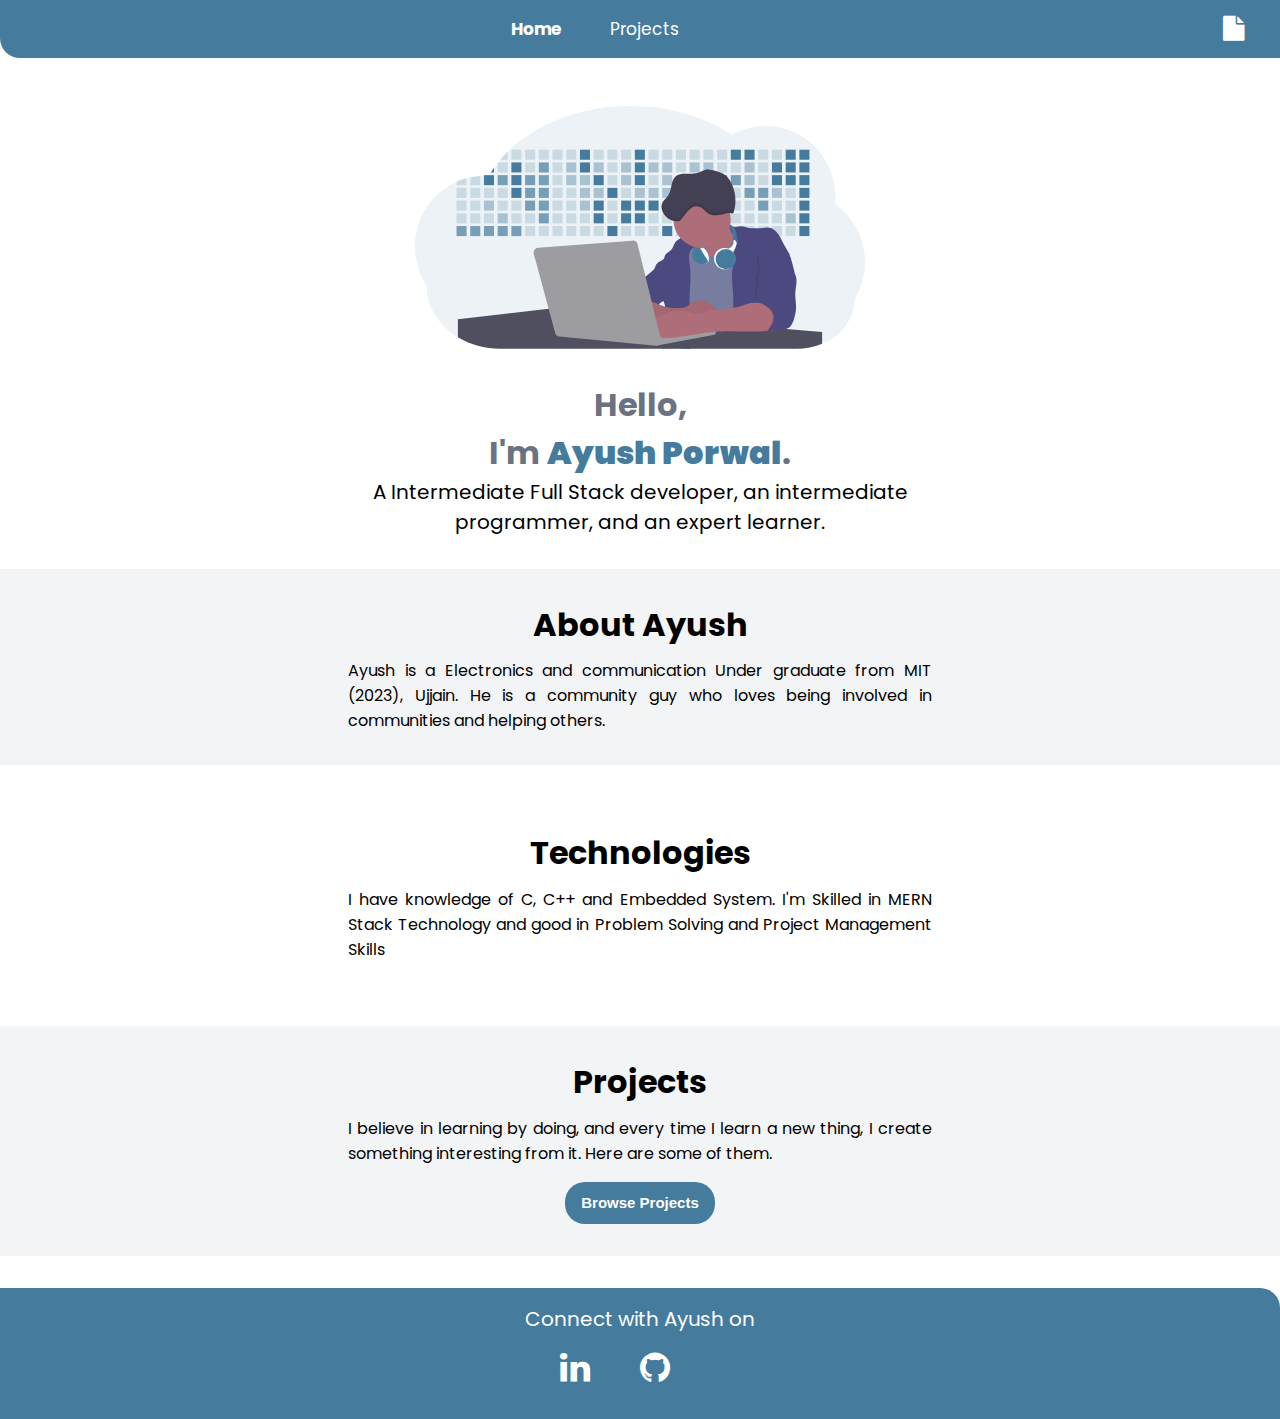
<file: index.html>
<html lang="en">

<head>
    <meta charset="UTF-8">
    <meta http-equiv="X-UA-Compatible" content="IE=edge">
    <meta name="viewport" content="width=device-width, initial-scale=1.0">
    <title>Home | Ayush7078</title>
    <link href="./style.css" rel="stylesheet">
    <link rel="stylesheet" href="https://cdnjs.cloudflare.com/ajax/libs/font-awesome/4.7.0/css/font-awesome.min.css" />
    <link rel="apple-touch-icon" sizes="180x180" href="./a.png">
    <link rel="icon" type="image/png" sizes="32x32" href="./a.png">
    <link rel="icon" type="image/png" sizes="16x16" href="./a.png">
    <link rel="manifest" href="./favicon/site.webmanifest">
</head>
<!-- <script>
                    function myFunction() {
                    var element = document.body;
                    element.classList.toggle("dark");
                    }
                </script> -->
    <div class="pagewrap">
        <nav class="nav-bar">
            <ul class="nav-list non-bulleted-list">
                <li><a class="links active" href="./index.html">Home</a></li>
                <li><a class="links" href="./projects.html">Projects</a></li>
                <li><a class="links" id="end" href="./New-AP-1.pdf"><i class="fa fa-file" style="margin-left: 5px;"></i></a></li>
<!--                 <button onclick="myFunction()" class="dark-mode"><a href="brightness.png" title="mode icons"></a></button> -->
            </ul>
        </nav>

        <div class="main">
            <header class="header container">
                <img class="header-img" src="./hero.svg" alt="header-image">
                <h1 class="header-heading">Hello,<br> I'm <span class="highlighted">Ayush Porwal</span>.</h1>
                <p class="header-text">A Intermediate Full Stack developer, an intermediate programmer, and an expert learner.</p>
            </header>

            <section class="sections slight-gray">
                <div class="container">
                    <h1>About Ayush</h1>
                    <p>Ayush is a Electronics and communication Under graduate from MIT (2023), Ujjain. He is a community guy who loves being involved in communities and helping others.</p>
                </div>
            </section>

            <section class="sections">
                <div class="container">
                    <h1>Technologies</h1>
                    <p>I have knowledge of C, C++ and Embedded System. I'm Skilled in MERN Stack Technology and good in Problem Solving and Project Management Skills</p>
                </div>
            </section>

            <section class="sections slight-gray">
                <div class="container">
                    <h1>Projects</h1>
                    <p>I believe in learning by doing, and every time I learn a new thing, I create something interesting from it. Here are some of them.</p>
                    <div style="text-align: center;"><a class="links" href="./projects.html"><button class="link-p btn">Browse Projects</button></a></div>
                </div>
            </section>
        </div>

        <footer class="footer">
            <div>Connect with Ayush on</div>
            <ul class="nav-list non-bulleted-list">
                <li>
                    <a class="links" href="https://linkedin.com/in/ayushporwal7078" target="_blank"><i class="fa fa-linkedin"></i></a>
                </li>
                <li>
                    <a class="links" href="https://github.com/ayushporwal7078" target="_blank"><i class="fa fa-github"></i></a>
                </li>
                <li>
                    <a class="links" href="https://leetcode.com/ayushporwal7078/" target="_blank"><i class="fa fa-leetcode"></i></a>
                </li>
            </ul>
        </footer>
    </div>
</body>

</html>
</file>
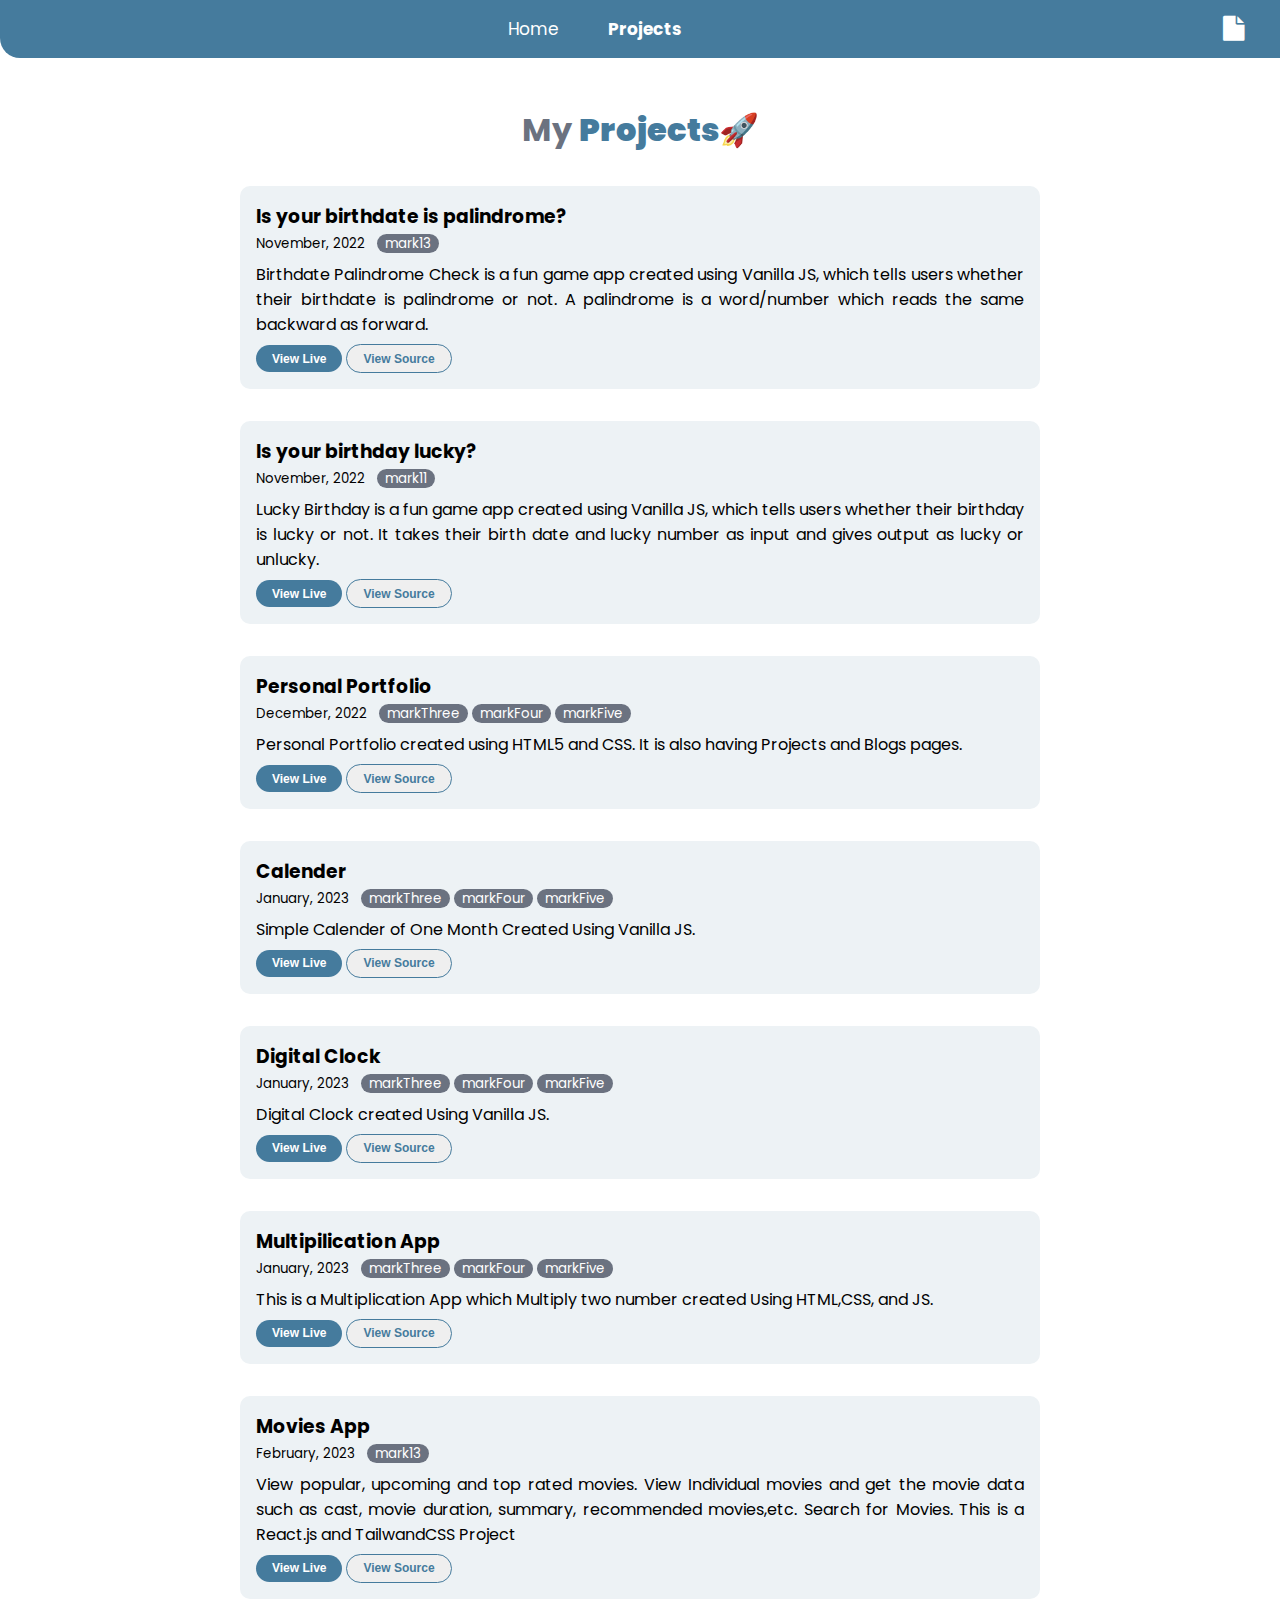
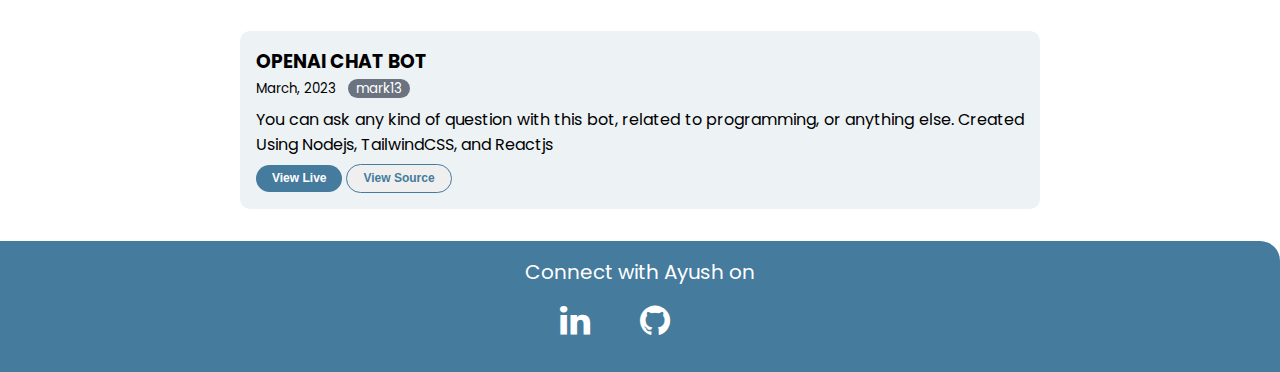
<file: projects.html>
<html lang="en">

<head>
    <meta charset="UTF-8">
    <meta http-equiv="X-UA-Compatible" content="IE=edge">
    <meta name="viewport" content="width=device-width, initial-scale=1.0">
    <title>Home | Ayush7078</title>
    <link href="./style.css" rel="stylesheet">
    <link rel="stylesheet" href="https://cdnjs.cloudflare.com/ajax/libs/font-awesome/4.7.0/css/font-awesome.min.css" />
    <link rel="apple-touch-icon" sizes="180x180" href="./a.png">
    <link rel="icon" type="image/png" sizes="32x32" href="./a.png">
    <link rel="icon" type="image/png" sizes="16x16" href="./a.png">
    <link rel="manifest" href="./favicon/site.webmanifest">
    <link rel="manifest" href="https://github.com/coreui/coreui.git">
</head>

<body>

    <div class="pagewrap">
        <nav class="nav-bar">
            <ul class="nav-list non-bulleted-list">
                <li><a class="links" href="./index.html">Home</a></li>
                <li><a class="links active" href="./projects.html">Projects</a></li>
                 <li><a class="links" id="end" href="./New-AP-1.pdf"><i class="fa fa-file" style="margin-left: 5px;"></i></a></li>
<!--                   <button onclick="myFunction()" class="dark-mode"><a href="brightness.png" title="mode icons"></a></button> -->
            </ul>
        </nav>
        <div class="main">
            <header class="header container">
                <h1 class="header-heading">My <span class="highlighted">Projects🚀</span></h1>
            </header>

            <section class="project-section">
                <div class="project-container project-div">
                    <h3>Is your birthdate is palindrome?</h3>
                    <small>November, 2022 &nbsp; <span>mark13</span></small>
                    <p>Birthdate Palindrome Check is a fun game app created using Vanilla JS, which tells users whether their birthdate is palindrome or not. A palindrome is a word/number which reads the same backward as forward.</p>
                    <a class="links" href="https://ayushporwalpalindrome.netlify.app" target="_blank"><button class="link-primary btn">View Live</button></a>
                    <a class="links" href="" target="_blank"><button class="link-secondary btn">View Source</button></a>
                </div>
            </section>

            <section class="project-section">
                <div class="project-container project-div">
                    <h3>Is your birthday lucky?</h3>
                    <small>November, 2022 &nbsp; <span>mark11</span></small>
                    <p>Lucky Birthday is a fun game app created using Vanilla JS, which tells users whether their birthday is lucky or not. It takes their birth date and lucky number as input and gives output as lucky or unlucky.</p>
                    <a class="links" href="https://luckypalindrome.netlify.app/" target="_blank"><button class="link-primary btn">View Live</button></a>
                    <a class="links" href="" target="_blank"><button class="link-secondary btn">View Source</button></a>
                </div>
            </section>

            <section class="project-section">
                <div class="project-container project-div">
                    <h3>Personal Portfolio</h3>
                    <small>December, 2022 &nbsp; <span>markThree</span> <span>markFour</span> <span>markFive</span></small>
                    <p>Personal Portfolio created using HTML5 and CSS. It is also having Projects and Blogs pages.</p>
                    <a class="links" href="https://ayushporwal7078.netlify.app" target="_blank"><button class="link-primary btn">View Live</button></a>
                    <a class="links" href="https://github.com/ayushporwal7078/Portfolio/tree/master" target="_blank"><button class="link-secondary btn">View Source</button></a>
                </div>
            </section>
            
             <section class="project-section">
                <div class="project-container project-div">
                    <h3>Calender</h3>
                    <small>January, 2023 &nbsp; <span>markThree</span> <span>markFour</span> <span>markFive</span></small>
                    <p>Simple Calender of One Month Created Using Vanilla JS.</p>
                    <a class="links" href="https://ayush7078calender.netlify.app" target="_blank"><button class="link-primary btn">View Live</button></a>
                    <a class="links" href="https://github.com/ayushporwal7078/Calender" target="_blank"><button class="link-secondary btn">View Source</button></a>
                </div>
            </section>
            
             <section class="project-section">
                <div class="project-container project-div">
                    <h3>Digital Clock</h3>
                    <small>January, 2023 &nbsp; <span>markThree</span> <span>markFour</span> <span>markFive</span></small>
                    <p>Digital Clock created Using Vanilla JS.</p>
                    <a class="links" href="ayush7078digitalclock.netlify.app" target="_blank"><button class="link-primary btn">View Live</button></a>
                    <a class="links" href="https://github.com/ayushporwal7078/Digital-Clock" target="_blank"><button class="link-secondary btn">View Source</button></a>
                </div>
            </section>

             <section class="project-section">
                <div class="project-container project-div">
                    <h3>Multipilication App</h3>
                    <small>January, 2023 &nbsp; <span>markThree</span> <span>markFour</span> <span>markFive</span></small>
                    <p>This is a Multiplication App which Multiply two number created Using HTML,CSS, and JS.</p>
                    <a class="links" href="https://ayush7078multiplicationapp.netlify.app/" target="_blank"><button class="link-primary btn">View Live</button></a>
                    <a class="links" href="https://github.com/ayushporwal7078/Multiplication" target="_blank"><button class="link-secondary btn">View Source</button></a>
                </div>
            </section>
            
             <section class="project-section">
                <div class="project-container project-div">
                    <h3>Movies App</h3>
                    <small>February, 2023 &nbsp; <span>mark13</span></small>
                    <p>View popular, upcoming and top rated movies. View Individual movies and get the movie data such as cast, movie duration, summary, recommended movies,etc. Search for Movies. This is a React.js and TailwandCSS Project</p>
                    <a class="links" href="https://ayush-movie-app.vercel.app/" target="_blank"><button class="link-primary btn">View Live</button></a>
                    <a class="links" href="https://github.com/ayushporwal7078/MyMovieApp" target="_blank"><button class="link-secondary btn">View Source</button></a>
                </div>
            </section>

             <section class="project-section">
                <div class="project-container project-div">
                    <h3>OPENAI CHAT BOT</h3>
                    <small>March, 2023 &nbsp; <span>mark13</span></small>
                    <p>You can ask any kind of question with this bot, related to programming, or anything else. Created Using Nodejs, TailwindCSS, and Reactjs</p>
                    <a class="links" href="https://chatgpt-mlg9.vercel.app/" target="_blank"><button class="link-primary btn">View Live</button></a>
                    <a class="links" href="https://github.com/ayushporwal7078/chatgpt" target="_blank"><button class="link-secondary btn">View Source</button></a>
                </div>
            </section>
            
        </div>

        <footer class="footer">
            <div>Connect with Ayush on</div>
            <ul class="nav-list non-bulleted-list">
                <li>
                    <a class="links" href="https://linkedin.com/in/ayushporwal7078" target="_blank"><i class="fa fa-linkedin"></i></a>
                </li>
                <li>
                    <a class="links" href="https://github.com/ayushporwal7078" target="_blank"><i class="fa fa-github"></i></a>
                </li>
                <li>
                    <a class="links" href="https://leetcode.com/ayushporwal7078/" target="_blank"><i class="fa fa-leetcode"></i></a>
                </li>
            </ul>
        </footer>
    </div>
</body>

</html>
</file>
<file: style.css>
@import url('https://fonts.googleapis.com/css2?family=Poppins:wght@300;400;500;600;700;800;900&display=swap');
* {
    margin: 0px;
}

.pagewrap {
    display: flex;
    flex-direction: column;
    min-height: 100vh;
}

.main {
    flex-grow: 1;
}

body {
    font-family: 'Poppins', serif;
}

:root {
    --primary-color: #457b9d;
    --white: white;
    --off-white: #F3F4F6;
    --dark-gray: #6B7280;
    --projects: #EDF2F5;
    /* CCDAE3,779FB7 */
}

.nav-bar {
    background-color: var(--primary-color);
    border-bottom-left-radius: 20px;
}

.non-bulleted-list {
    list-style: none;
}

.links {
    text-decoration: none;
    color: var(--white);
}

#end{
    display: block;
    float: right;
    margin-right: 20px;
    font-size: 25px;
}
.nav-list {
    text-align: center;
    padding: 1rem;
}

.active {
    font-weight: bolder;
}

.nav-list li {
    font-size: 17px;
    font-weight: 400;
    display: inline;
    padding-inline: 1.4rem;
}

.container {
    width: 90%;
    max-width: 600px;
    margin: auto;
}

.header {
    text-align: center;
    margin-top: 3rem;
}

.header-img {
    width: 90%;
    max-width: 450px;
    display: block;
    margin: auto;
    margin-bottom: 2rem;
}

.highlighted {
    font-weight: bolder;
    color: var(--primary-color);
}

.header-heading {
    color: var(--dark-gray);
}

.header p {
    font-size: 20px;
    font-weight: 400;
}

.sections {
    margin: 2rem 0rem;
    padding: 2rem 0rem;
}

.sections h1 {
    text-align: center;
    padding-bottom: 0.6rem;
}

.sections p {
    padding: 0rem 0.5rem;
}

.sections {
    text-align: justify;
}

.slight-gray {
    background-color: var(--off-white);
}

.btn {
    border-radius: 20px;
    border: 0px;
    cursor: pointer;
    font-weight: bold;
}

.link-p {
    font-size: 15px;
    margin-top: 1rem;
    background-color: var(--primary-color);
    color: white;
    padding: 0.8rem 1rem;
}

.link-s {
    font-size: 15px;
    margin-top: 1rem;
    color: var(--primary-color);
    padding: 0.8rem 1rem;
    border: 1px solid var(--primary-color);
}

.link-primary {
    font-size: 12px;
    margin-top: 0.5rem;
    padding: 0.4rem 1rem;
    background-color: var(--primary-color);
    color: white;
}

.link-secondary {
    font-size: 12px;
    color: var(--primary-color);
    padding: 0.4rem 1rem;
    border-radius: 20px;
    border: 1px solid var(--primary-color);
}

.footer {
    background-color: var(--primary-color);
    padding: 1rem 0rem;
    text-align: center;
    border-top-right-radius: 20px;
}

.footer div {
    font-weight: 400;
    font-size: 20px;
    color: white;
}

.footer i {
    font-size: 35px;
}


/* Projects */

.project-container {
    width: 90%;
    max-width: 800px;
    margin: auto;
}

.project-section {
    margin: 2rem 0rem;
}

.project-section h3 {
    margin-bottom: 0.2rem;
}

.project-section p {
    text-align: justify;
}

.project-div {
    box-sizing: border-box;
    background-color: var(--projects);
    padding: 1rem;
    border-radius: 10px;
}

.project-div p {
    margin-top: 0.5rem;
}

.project-div span {
    padding: 0rem 0.5rem;
    color: var(--white);
    background-color: var(--dark-gray);
    border-radius: 10px;
}


/* Blog div */

.blog-container {
    width: 90%;
    max-width: 720px;
    margin: auto;
}

.blog-div {
    margin-top: 3rem;
    text-align: justify;
}

.blog-img {
    width: 100%;
    max-width: 800px;
    margin: auto;
    padding-top: 2rem;
}

.blog-div h1 {
    color: var(--primary-color);
    font-weight: bold;
}

.blog-div h4 {
    color: var(--dark-gray);
}

.blog-div .quote {
    background-color: var(--off-white);
    padding: 1rem 0rem;
    font-style: italic;
}
.dark-mode{
    cursor: pointer;
      text-align: center;
    padding: 4px;
    margin-right: 13px;
    float: right;
}
.dark{
    background-color: rgb(44, 43, 43);
    color: var(--primary-color);
}
</file>
